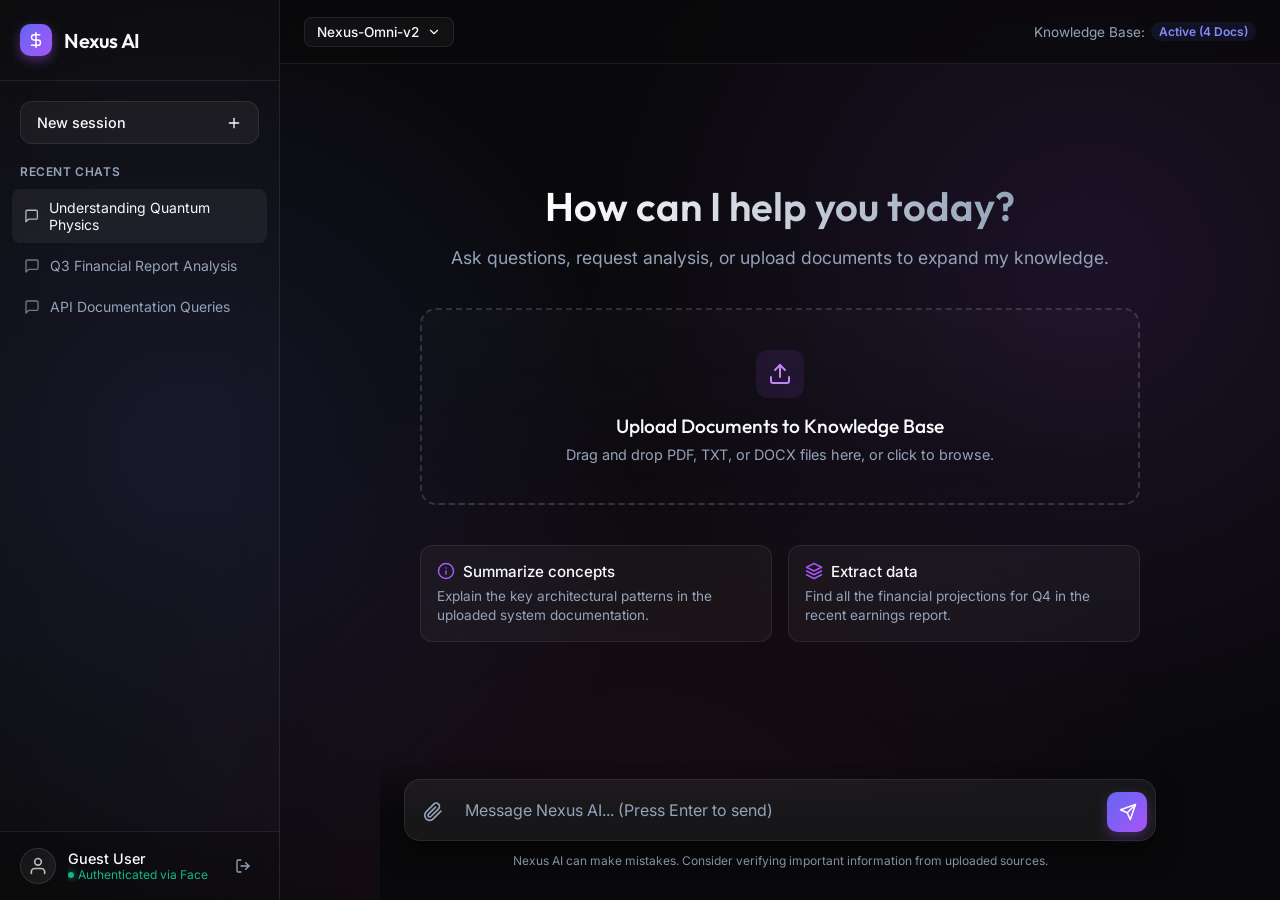
<file: Frontend/chatbot.html>
<!DOCTYPE html>
<html lang="en">
<head>
  <meta charset="UTF-8" />
  <meta name="viewport" content="width=device-width, initial-scale=1.0"/>
  <title>Nexus AI — Knowledge Assistant</title>
  <meta name="description" content="RAG-based LLM Assistant for deep knowledge retrieval." />
  <link rel="preconnect" href="https://fonts.googleapis.com" />
  <link rel="preconnect" href="https://fonts.gstatic.com" crossorigin />
  <link href="https://fonts.googleapis.com/css2?family=Outfit:wght@300;400;500;600;700&family=Inter:wght@400;500&display=swap" rel="stylesheet" />
  
  <style>
    *, *::before, *::after { box-sizing: border-box; margin: 0; padding: 0; }

    :root {
      --bg-dark: #09090b;
      --bg-sidebar: rgba(255, 255, 255, 0.02);
      --bg-card: rgba(255, 255, 255, 0.04);
      --bg-input: rgba(255, 255, 255, 0.06);
      --border: rgba(255, 255, 255, 0.08);
      --accent-1: #6366f1; /* Indigo */
      --accent-2: #a855f7; /* Purple */
      --accent-3: #ec4899; /* Pink */
      --text: #f8fafc;
      --text-muted: #94a3b8;
      --text-dark: #334155;
      
      --font-display: 'Outfit', sans-serif;
      --font-body: 'Inter', sans-serif;
    }

    body {
      background-color: var(--bg-dark);
      color: var(--text);
      font-family: var(--font-body);
      height: 100vh;
      overflow: hidden;
      display: flex;
    }

    /* Gradient Background Animation */
    .ambient-light {
      position: absolute;
      top: 0; left: 0; width: 100%; height: 100%;
      pointer-events: none;
      z-index: 0;
      background: 
        radial-gradient(circle at 15% 50%, rgba(99, 102, 241, 0.12), transparent 40%),
        radial-gradient(circle at 85% 30%, rgba(168, 85, 247, 0.12), transparent 40%),
        radial-gradient(circle at 50% 100%, rgba(236, 72, 153, 0.08), transparent 50%);
      animation: ambientShift 15s ease-in-out infinite alternate;
    }
    @keyframes ambientShift {
      0% { transform: scale(1); }
      100% { transform: scale(1.1) translate(2%, 2%); }
    }

    /* Sidebar */
    .sidebar {
      width: 280px;
      background: var(--bg-sidebar);
      border-right: 1px solid var(--border);
      display: flex;
      flex-direction: column;
      z-index: 10;
      backdrop-filter: blur(20px);
      transition: transform 0.3s ease;
    }
    
    .sidebar-header {
      padding: 24px 20px;
      display: flex;
      align-items: center;
      gap: 12px;
      border-bottom: 1px solid var(--border);
    }
    .logo-icon {
      width: 32px; height: 32px;
      border-radius: 10px;
      background: linear-gradient(135deg, var(--accent-1), var(--accent-2));
      display: flex; align-items: center; justify-content: center;
      box-shadow: 0 4px 12px rgba(168, 85, 247, 0.4);
    }
    .logo-icon svg { width: 18px; height: 18px; color: white; }
    .brand-name { font-family: var(--font-display); font-weight: 600; font-size: 1.25rem; letter-spacing: -0.02em; }

    .new-chat-btn {
      margin: 20px;
      background: rgba(255,255,255,0.05);
      border: 1px solid var(--border);
      color: var(--text);
      padding: 12px 16px;
      border-radius: 12px;
      display: flex; align-items: center; justify-content: space-between;
      cursor: pointer;
      font-family: var(--font-body); font-weight: 500; font-size: 0.9rem;
      transition: all 0.2s;
    }
    .new-chat-btn:hover { background: rgba(255,255,255,0.1); border-color: rgba(255,255,255,0.15); transform: translateY(-1px); }

    .nav-section {
      padding: 0 20px;
      margin-bottom: 10px;
      font-size: 0.75rem; font-weight: 600; text-transform: uppercase;
      letter-spacing: 0.05em; color: var(--text-muted);
    }
    .history-list {
      flex: 1; overflow-y: auto;
      padding: 0 12px;
      display: flex; flex-direction: column; gap: 4px;
    }
    .history-list::-webkit-scrollbar { width: 4px; }
    .history-list::-webkit-scrollbar-thumb { background: rgba(255,255,255,0.1); border-radius: 4px; }
    
    .history-item {
      padding: 10px 12px;
      border-radius: 8px;
      color: var(--text-muted);
      font-size: 0.875rem;
      cursor: pointer;
      display: flex; align-items: center; gap: 10px;
      transition: all 0.2s;
    }
    .history-item:hover, .history-item.active {
      background: rgba(255,255,255,0.05);
      color: var(--text);
    }
    .history-item svg { width: 16px; height: 16px; opacity: 0.7; }

    .user-profile {
      padding: 16px 20px;
      border-top: 1px solid var(--border);
      display: flex; align-items: center; gap: 12px;
      background: rgba(0,0,0,0.2);
    }
    .avatar {
      width: 36px; height: 36px; border-radius: 50%;
      background: linear-gradient(135deg, var(--bg-card), var(--border));
      border: 1px solid rgba(255,255,255,0.1);
      display: flex; align-items: center; justify-content: center;
      overflow: hidden;
    }
    .avatar img { width: 100%; height: 100%; object-fit: cover; }
    .user-info { flex: 1; overflow: hidden; }
    .user-name { font-size: 0.9rem; font-weight: 500; white-space: nowrap; overflow: hidden; text-overflow: ellipsis; }
    .user-status { font-size: 0.75rem; color: #10b981; display: flex; align-items: center; gap: 4px; }
    .status-dot { width: 6px; height: 6px; background: #10b981; border-radius: 50%; box-shadow: 0 0 8px #10b981; }

    /* Main Content */
    .main-content {
      flex: 1;
      position: relative;
      display: flex; flex-direction: column;
      z-index: 10;
    }

    .top-bar {
      height: 64px;
      padding: 0 24px;
      display: flex; align-items: center; justify-content: space-between;
      border-bottom: 1px solid var(--border);
      background: rgba(9, 9, 11, 0.7);
      backdrop-filter: blur(12px);
    }
    .model-selector {
      display: flex; align-items: center; gap: 8px;
      padding: 6px 12px; border-radius: 8px;
      background: var(--bg-card);
      border: 1px solid var(--border);
      font-size: 0.85rem; font-weight: 500; color: var(--text);
      cursor: pointer;
    }
    .kb-status {
      display: flex; align-items: center; gap: 6px;
      font-size: 0.85rem; color: var(--text-muted);
    }
    .kb-status span {
      background: rgba(99, 102, 241, 0.1);
      color: #818cf8;
      padding: 2px 8px; border-radius: 12px; font-size: 0.75rem; font-weight: 600;
    }

    /* Chat Area */
    .chat-container {
      flex: 1;
      overflow-y: auto;
      padding: 40px 24px;
      display: flex;
      flex-direction: column;
      align-items: center;
    }

    /* Welcome Screen (Empty State) */
    .welcome-screen {
      max-width: 720px;
      width: 100%;
      margin: auto 0;
      display: flex; flex-direction: column; align-items: center;
      animation: fadeIn 0.6s ease-out;
    }
    @keyframes fadeIn {
      from { opacity: 0; transform: translateY(20px); }
      to { opacity: 1; transform: translateY(0); }
    }
    
    .welcome-title {
      font-family: var(--font-display);
      font-size: 2.5rem; font-weight: 600;
      text-align: center;
      margin-bottom: 16px;
      background: linear-gradient(to right, #fff, #94a3b8);
      -webkit-background-clip: text;
      -webkit-text-fill-color: transparent;
    }
    .welcome-subtitle {
      color: var(--text-muted);
      text-align: center;
      margin-bottom: 40px;
      font-size: 1.1rem;
    }

    .upload-zone {
      width: 100%;
      border: 2px dashed rgba(255,255,255,0.15);
      border-radius: 16px;
      padding: 40px 20px;
      text-align: center;
      background: linear-gradient(180deg, rgba(255,255,255,0.02) 0%, rgba(255,255,255,0.0) 100%);
      transition: all 0.3s;
      cursor: pointer;
      margin-bottom: 40px;
    }
    .upload-zone:hover {
      border-color: rgba(168, 85, 247, 0.5);
      background: rgba(168, 85, 247, 0.05);
    }
    .upload-icon {
      width: 48px; height: 48px; margin: 0 auto 16px auto;
      border-radius: 12px; background: rgba(168, 85, 247, 0.1);
      display: flex; align-items: center; justify-content: center;
      color: #c084fc;
    }
    .upload-zone h3 { font-family: var(--font-display); font-weight: 500; font-size: 1.2rem; margin-bottom: 8px; }
    .upload-zone p { color: var(--text-muted); font-size: 0.9rem; }

    .suggestion-cards {
      display: grid; grid-template-columns: repeat(2, 1fr); gap: 16px;
      width: 100%;
    }
    .suggestion-card {
      background: var(--bg-card);
      border: 1px solid var(--border);
      border-radius: 12px;
      padding: 16px;
      cursor: pointer;
      transition: all 0.2s;
    }
    .suggestion-card:hover {
      background: rgba(255,255,255,0.08);
      transform: translateY(-2px);
      border-color: rgba(255,255,255,0.15);
    }
    .suggestion-title { display: flex; align-items: center; gap: 8px; font-weight: 500; margin-bottom: 6px; font-size: 0.95rem; }
    .suggestion-title svg { color: var(--accent-2); width: 18px; height: 18px; }
    .suggestion-desc { color: var(--text-muted); font-size: 0.85rem; line-height: 1.4; }

    /* Input Area */
    .input-container {
      width: 100%; max-width: 800px;
      margin: 0 auto;
      padding: 20px 24px 32px 24px;
      background: linear-gradient(180deg, transparent 0%, var(--bg-dark) 40%);
    }
    .input-wrapper {
      position: relative;
      background: var(--bg-input);
      border: 1px solid var(--border);
      border-radius: 16px;
      display: flex; align-items: flex-end;
      padding: 8px;
      box-shadow: 0 12px 24px rgba(0,0,0,0.5);
      transition: border-color 0.3s, box-shadow 0.3s;
    }
    .input-wrapper:focus-within {
      border-color: rgba(168, 85, 247, 0.4);
      box-shadow: 0 0 0 1px rgba(168, 85, 247, 0.4), 0 12px 24px rgba(0,0,0,0.5);
      background: rgba(255,255,255,0.08);
    }
    
    .btn-icon {
      background: transparent; border: none;
      color: var(--text-muted);
      width: 40px; height: 40px; border-radius: 10px;
      display: flex; align-items: center; justify-content: center;
      cursor: pointer; transition: all 0.2s;
      flex-shrink: 0;
    }
    .btn-icon:hover { background: rgba(255,255,255,0.1); color: var(--text); }
    
    .chat-input {
      flex: 1;
      background: transparent; border: none;
      color: var(--text); font-family: var(--font-body); font-size: 1rem;
      resize: none;
      padding: 10px 12px;
      max-height: 200px;
      min-height: 44px;
      outline: none;
      line-height: 1.5;
    }
    .chat-input::placeholder { color: var(--text-muted); }
    
    .btn-send {
      background: linear-gradient(135deg, var(--accent-1), var(--accent-2));
      color: white; border: none;
      width: 40px; height: 40px; border-radius: 10px;
      display: flex; align-items: center; justify-content: center;
      cursor: pointer; transition: all 0.2s;
      flex-shrink: 0; margin-left: 8px;
      box-shadow: 0 4px 12px rgba(168, 85, 247, 0.3);
    }
    .btn-send:hover {
      transform: translateY(-2px) scale(1.05);
      box-shadow: 0 6px 16px rgba(168, 85, 247, 0.5);
    }
    .btn-send:active { transform: translateY(0) scale(0.95); }
    .btn-send svg { width: 18px; height: 18px; margin-left: 2px; }

    .footer-text {
      text-align: center; font-size: 0.75rem; color: var(--text-muted);
      margin-top: 12px;
    }

  </style>
</head>
<body>
  <div class="ambient-light"></div>

  <!-- Sidebar -->
  <aside class="sidebar">
    <div class="sidebar-header">
      <div class="logo-icon">
        <svg viewBox="0 0 24 24" fill="none" stroke="currentColor" stroke-width="2" stroke-linecap="round" stroke-linejoin="round"><path d="M12 2v20M17 5H9.5a3.5 3.5 0 0 0 0 7h5a3.5 3.5 0 0 1 0 7H6"/></svg>
      </div>
      <div class="brand-name">Nexus AI</div>
    </div>
    
    <button class="new-chat-btn">
      <span>New session</span>
      <svg width="16" height="16" viewBox="0 0 24 24" fill="none" stroke="currentColor" stroke-width="2" stroke-linecap="round" stroke-linejoin="round"><line x1="12" y1="5" x2="12" y2="19"></line><line x1="5" y1="12" x2="19" y2="12"></line></svg>
    </button>
    
    <div class="nav-section">Recent Chats</div>
    <div class="history-list">
      <div class="history-item active">
        <svg viewBox="0 0 24 24" fill="none" stroke="currentColor" stroke-width="2" stroke-linecap="round" stroke-linejoin="round"><path d="M21 15a2 2 0 0 1-2 2H7l-4 4V5a2 2 0 0 1 2-2h14a2 2 0 0 1 2 2z"></path></svg>
        Understanding Quantum Physics
      </div>
      <div class="history-item">
        <svg viewBox="0 0 24 24" fill="none" stroke="currentColor" stroke-width="2" stroke-linecap="round" stroke-linejoin="round"><path d="M21 15a2 2 0 0 1-2 2H7l-4 4V5a2 2 0 0 1 2-2h14a2 2 0 0 1 2 2z"></path></svg>
        Q3 Financial Report Analysis
      </div>
      <div class="history-item">
        <svg viewBox="0 0 24 24" fill="none" stroke="currentColor" stroke-width="2" stroke-linecap="round" stroke-linejoin="round"><path d="M21 15a2 2 0 0 1-2 2H7l-4 4V5a2 2 0 0 1 2-2h14a2 2 0 0 1 2 2z"></path></svg>
        API Documentation Queries
      </div>
    </div>
    
    <div class="user-profile">
      <div class="avatar">
        <svg width="20" height="20" viewBox="0 0 24 24" fill="none" stroke="rgba(255,255,255,0.7)" stroke-width="2" stroke-linecap="round" stroke-linejoin="round"><path d="M20 21v-2a4 4 0 0 0-4-4H8a4 4 0 0 0-4 4v2"></path><circle cx="12" cy="7" r="4"></circle></svg>
      </div>
      <div class="user-info">
        <div class="user-name" id="userNameDisplay">Loading...</div>
        <div class="user-status"><div class="status-dot"></div> Authenticated via Face</div>
      </div>
      <button class="btn-icon" id="logoutBtn" title="Logout" style="width: 32px; height: 32px;">
        <svg width="16" height="16" viewBox="0 0 24 24" fill="none" stroke="currentColor" stroke-width="2" stroke-linecap="round" stroke-linejoin="round"><path d="M9 21H5a2 2 0 0 1-2-2V5a2 2 0 0 1 2-2h4"></path><polyline points="16 17 21 12 16 7"></polyline><line x1="21" y1="12" x2="9" y2="12"></line></svg>
      </button>
    </div>
  </aside>

  <!-- Main Chat Interface -->
  <main class="main-content">
    <header class="top-bar">
      <div class="model-selector">
        Nexus-Omni-v2
        <svg width="14" height="14" viewBox="0 0 24 24" fill="none" stroke="currentColor" stroke-width="2" stroke-linecap="round" stroke-linejoin="round"><polyline points="6 9 12 15 18 9"></polyline></svg>
      </div>
      <div class="kb-status">
        Knowledge Base: <span>Active (4 Docs)</span>
      </div>
    </header>
    
    <div class="chat-container" id="chatContainer">
      <div class="welcome-screen">
        <h1 class="welcome-title">How can I help you today?</h1>
        <p class="welcome-subtitle">Ask questions, request analysis, or upload documents to expand my knowledge.</p>
        
        <div class="upload-zone">
          <div class="upload-icon">
            <svg width="24" height="24" viewBox="0 0 24 24" fill="none" stroke="currentColor" stroke-width="2" stroke-linecap="round" stroke-linejoin="round"><path d="M21 15v4a2 2 0 0 1-2 2H5a2 2 0 0 1-2-2v-4"></path><polyline points="17 8 12 3 7 8"></polyline><line x1="12" y1="3" x2="12" y2="15"></line></svg>
          </div>
          <h3>Upload Documents to Knowledge Base</h3>
          <p>Drag and drop PDF, TXT, or DOCX files here, or click to browse.</p>
        </div>
        
        <div class="suggestion-cards">
          <div class="suggestion-card">
            <div class="suggestion-title">
              <svg viewBox="0 0 24 24" fill="none" stroke="currentColor" stroke-width="2" stroke-linecap="round" stroke-linejoin="round"><circle cx="12" cy="12" r="10"></circle><line x1="12" y1="16" x2="12" y2="12"></line><line x1="12" y1="8" x2="12.01" y2="8"></line></svg>
              Summarize concepts
            </div>
            <div class="suggestion-desc">Explain the key architectural patterns in the uploaded system documentation.</div>
          </div>
          <div class="suggestion-card">
            <div class="suggestion-title">
              <svg viewBox="0 0 24 24" fill="none" stroke="currentColor" stroke-width="2" stroke-linecap="round" stroke-linejoin="round"><polygon points="12 2 2 7 12 12 22 7 12 2"></polygon><polyline points="2 17 12 22 22 17"></polyline><polyline points="2 12 12 17 22 12"></polyline></svg>
              Extract data
            </div>
            <div class="suggestion-desc">Find all the financial projections for Q4 in the recent earnings report.</div>
          </div>
        </div>
      </div>
    </div>
    
    <div class="input-container">
      <div class="input-wrapper">
        <button class="btn-icon" title="Attach file">
          <svg width="20" height="20" viewBox="0 0 24 24" fill="none" stroke="currentColor" stroke-width="2" stroke-linecap="round" stroke-linejoin="round"><path d="M21.44 11.05l-9.19 9.19a6 6 0 0 1-8.49-8.49l9.19-9.19a4 4 0 0 1 5.66 5.66l-9.2 9.19a2 2 0 0 1-2.83-2.83l8.49-8.48"></path></svg>
        </button>
        <textarea class="chat-input" id="chatInput" placeholder="Message Nexus AI... (Press Enter to send)" rows="1"></textarea>
        <button class="btn-send" id="sendBtn">
          <svg viewBox="0 0 24 24" fill="none" stroke="currentColor" stroke-width="2" stroke-linecap="round" stroke-linejoin="round"><line x1="22" y1="2" x2="11" y2="13"></line><polygon points="22 2 15 22 11 13 2 9 22 2"></polygon></svg>
        </button>
      </div>
      <div class="footer-text">Nexus AI can make mistakes. Consider verifying important information from uploaded sources.</div>
    </div>
  </main>

  <script>
    // ── UI Interactions ──
    const chatInput = document.getElementById('chatInput');
    
    // Auto-resize textarea
    chatInput.addEventListener('input', function() {
      this.style.height = 'auto';
      this.style.height = (this.scrollHeight) + 'px';
    });

    // ── Session Check ──
    async function checkSession() {
      try {
        const res = await fetch('http://localhost:5000/api/session', { credentials: 'omit' }); // use 'include' in real app, omit for dev
        const data = await res.json();
        
        // Mocking session for demo purposes if backend isn't linked fully
        if (data.logged_in) {
          document.getElementById('userNameDisplay').textContent = data.username;
        } else {
          // If not logged in, usually redirect to login:
          // window.location.href = 'login.html';
          
          // For this specific UI demo, we will extract it from localStorage or just show a default
          document.getElementById('userNameDisplay').textContent = localStorage.getItem('lastUser') || 'Demo User';
        }
      } catch (err) {
        document.getElementById('userNameDisplay').textContent = 'Guest User';
      }
    }
    
    document.getElementById('logoutBtn').addEventListener('click', async () => {
      try {
        await fetch('http://localhost:5000/api/logout', { method: 'POST', credentials: 'omit' });
        window.location.href = 'login.html';
      } catch (err) {
        window.location.href = 'login.html';
      }
    });

    // Initialize
    checkSession();
  </script>
</body>
</html>
</file>
